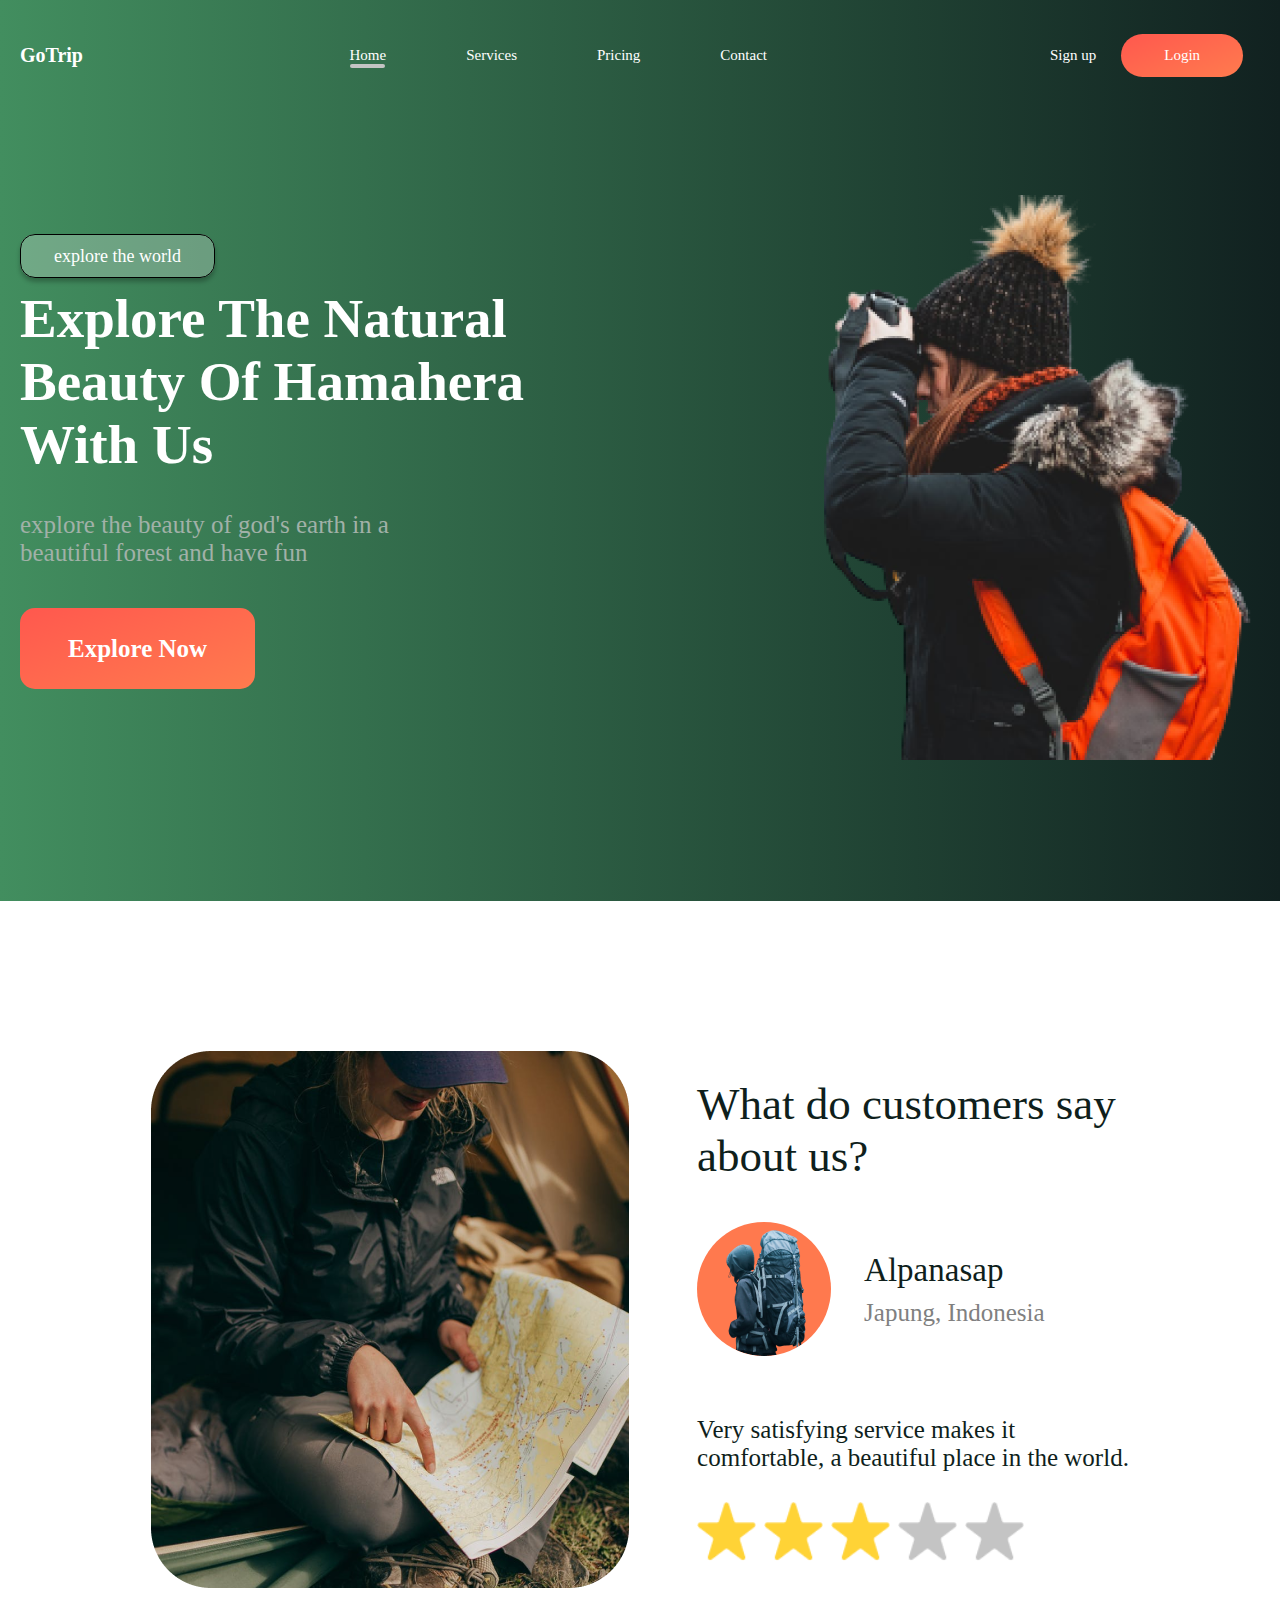
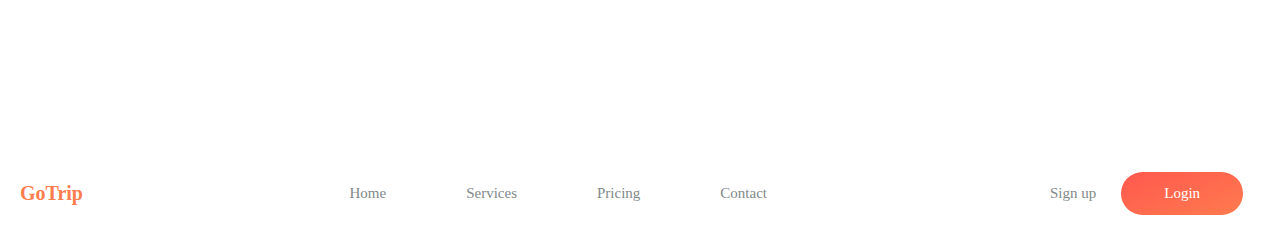
<file: Lab1/index.html>
<!DOCTYPE html>
<html lang="en">
	<head>
		<meta charset="UTF-8">
		<meta name="viewport" content="width=device-width, initial-scale=1.0">
		<link rel="stylesheet" href="styles/styles.css">  
		<title>GoTrip</title>
	</head>
	<body class="body">
		<header class="header">
			<nav class="menu header__menu">
				<div class="menu__left">
					<a href="index.html" class="menu__logo">GoTrip</a>
				</div>

				<div class="menu__center">
					<a href="#" class="menu__link menu__link_type_active">Home</a>
					<a href="#" class="menu__link">Services</a>
					<a href="#" class="menu__link">Pricing</a>
					<a href="#" class="menu__link">Contact</a>
				</div>

				<div class="menu__right">
					<a href="#" class="menu__link">Sign up</a>
					<a href="#" class="link-button link-button_type_primary link-button_border_radius_round">
						Login
					</a>
				</div>
			</nav>
		</header>


		<main class="main">
			<div class="hero-wrapper">
				<section class="hero main__hero">
					<div>
						<a href="#" class="link-button link-button_type_secondary link-button_size_medium link-button_border_radius_rounded">
							explore the world
						</a>
						<h1 class="hero__title hero__title_margin-top">
							Explore The Natural <br>
							Beauty Of Hamahera <br>
							With Us
						</h1>
						<p class="hero__text hero__text_margin">
							explore the beauty of god's earth in a <br>
							beautiful forest and have fun
						</p>    
						<a href="#" class="link-button link-button_type_primary link-button_size_big link-button_border_radius_rounded">
							Explore Now
						</a>
					</div>
					<div class="hero__image">
						<img src="images/photo1.png" alt="photo">
					</div>
				</section>
			</div>

			<section class="feedback main__feedback">
				<div class="feedback__image">
					<img src="images/photo2.png" alt="photo">
				</div>

				<div class="feedback__right">
					<h2 class="feedback__title">
						What do customers say <br>
						about us?
					</h2>

					<div class="review review_margin">
						<div class="review__header">
							<img class="review__image" src="images/photo3.png" alt="photo">
							
							<div class="review__userinfo">
								<div class="review__username">Alpanasap</div>
								<div class="review__place">Japung, Indonesia</div>
							</div>
						</div>

						<div class="review__message">
							Very satisfying service makes it <br>
							comfortable, a beautiful place in the world.
						</div>

						<div class="review__rating">
							<img src="images/star-yellow.png" alt="3 stars">
							<img src="images/star-yellow.png" alt="">
							<img src="images/star-yellow.png" alt="">
							<img src="images/star-grey.png" alt="">
							<img src="images/star-grey.png" alt="">
						</div>
					</div>
				</div>
			</section>
		</main>

		<footer class="footer body__footer">
			<nav class="menu footer__menu">
				<div class="menu__left">
					<a href="index.html" class="menu__logo menu__logo_color_orange">GoTrip</a>
				</div>

				<div class="menu__center">
					<a href="#" class="menu__link menu__link_color_grey">Home</a>
					<a href="#" class="menu__link menu__link_color_grey">Services</a>
					<a href="#" class="menu__link menu__link_color_grey">Pricing</a>
					<a href="#" class="menu__link menu__link_color_grey">Contact</a>
				</div>

				<div class="menu__right">
					<a href="#" class="menu__link menu__link_color_grey">Sign up</a>
					<a href="#" class="link-button link-button_type_primary link-button_border_radius_round">
						Login
					</a>
				</div>
			</nav>
		</footer>
	</body>
</html>
</file>
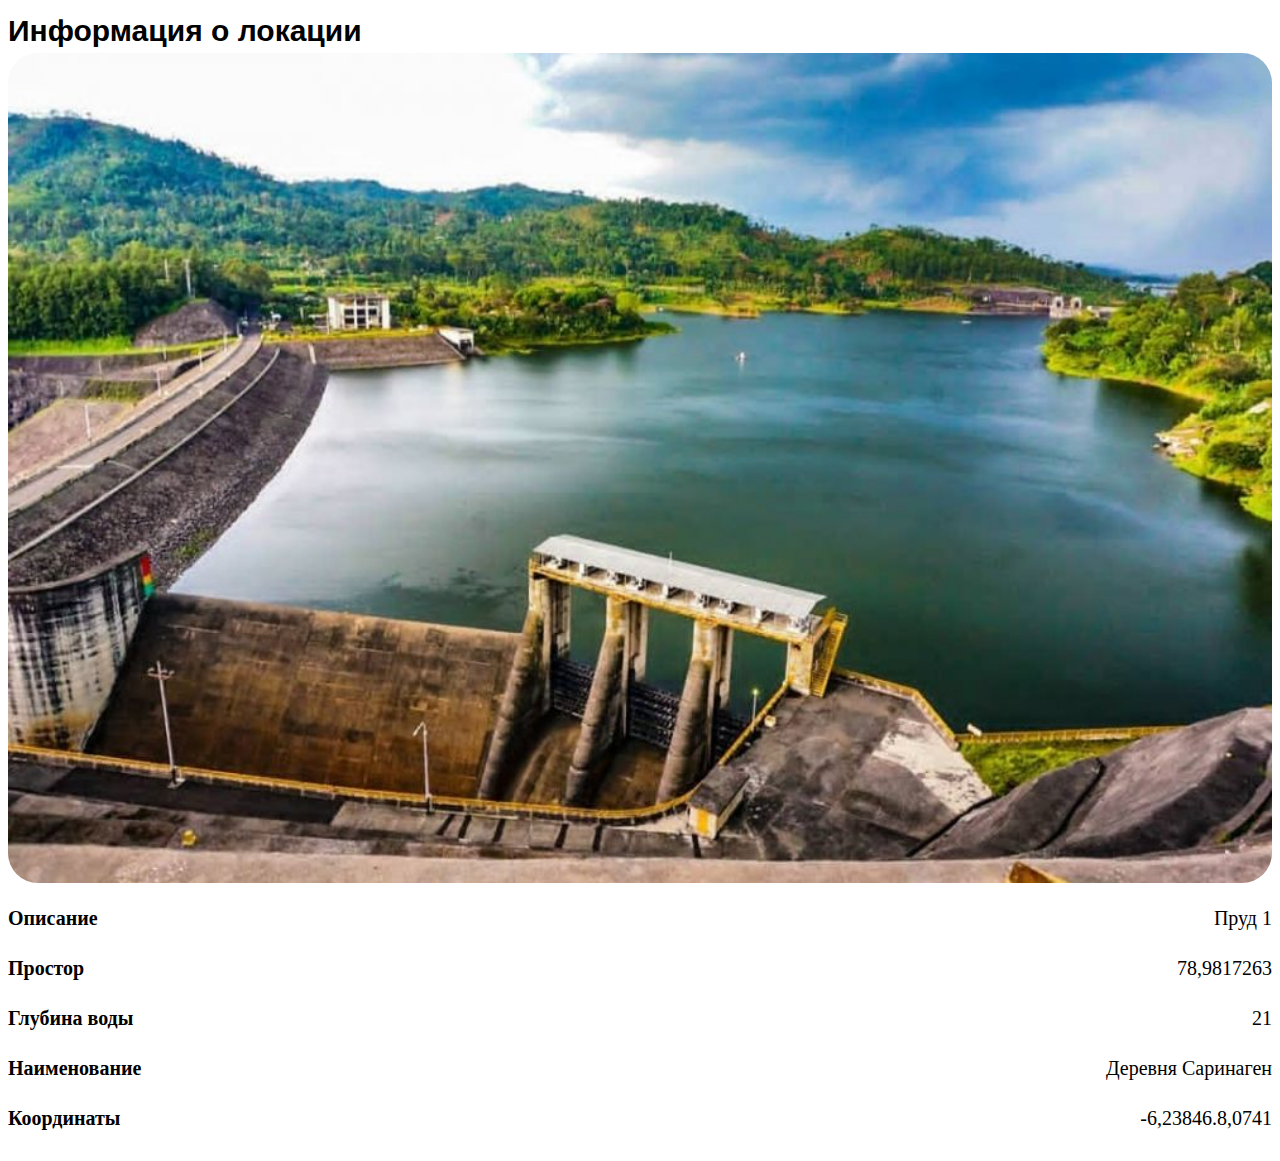
<file: Lab4/index.html>
<!DOCTYPE html>
<html lang="ru">
<html>
    <head>
		<meta charset="utf-8">
		<meta name="viewport" content="width=device-width, initial-scale=1.0">
		<link rel="stylesheet" href="styles/styles.css">
    </head>
    <body>
		<div class="header"><b>Информация о локации</b></div>
		<img class="image" src="images/image.png" style="display:block; margin:0 auto;">
		<div class="main-information">
			<div class="thesis">
				<p>Описание</p>
				<p>Простор</p>
				<p>Глубина воды</p>
				<p>Наименование</p>
				<p>Координаты</p>
			</div>
			<div class="information">
				<p>Пруд 1</p>
				<p>78,9817263</p>
				<p>21</p>
				<p>Деревня Саринаген</p>
				<p>-6,23846.8,0741</p>
			</div>
		</div>
    </body>
</html>
</file>
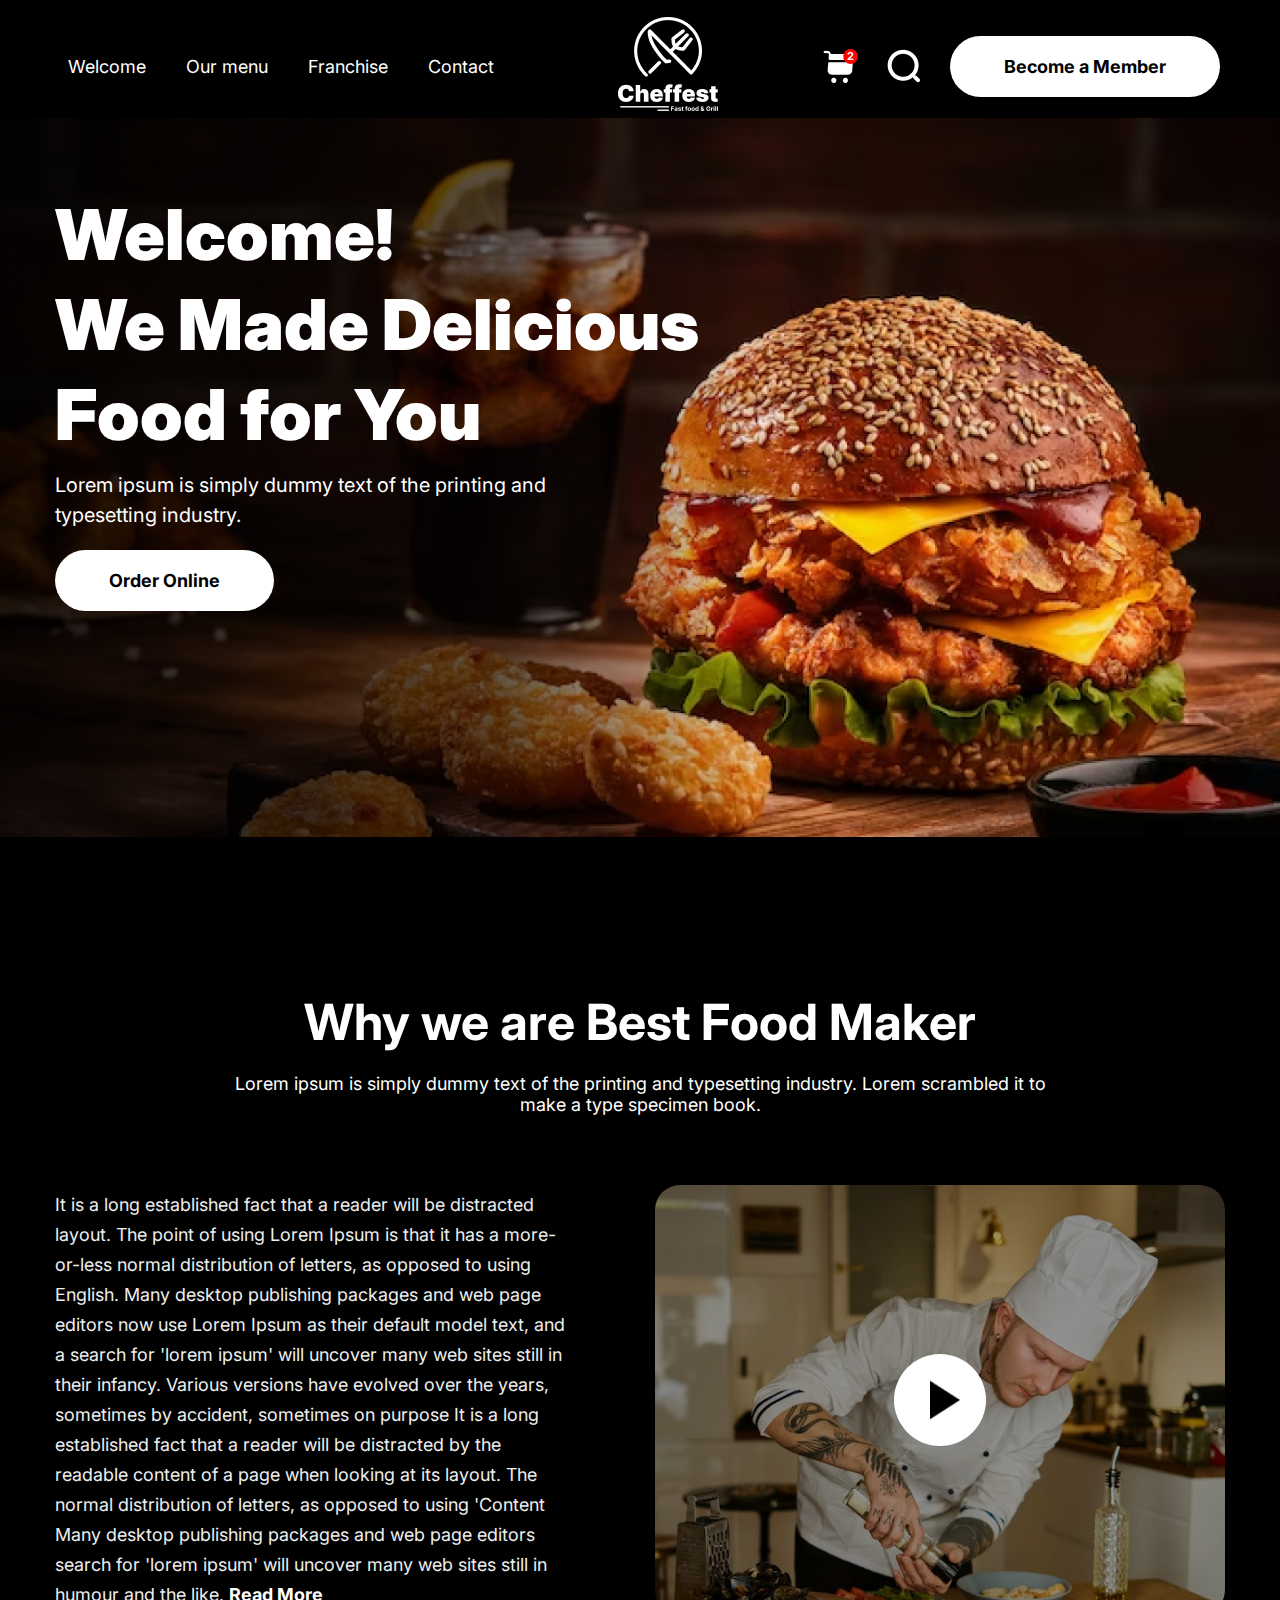
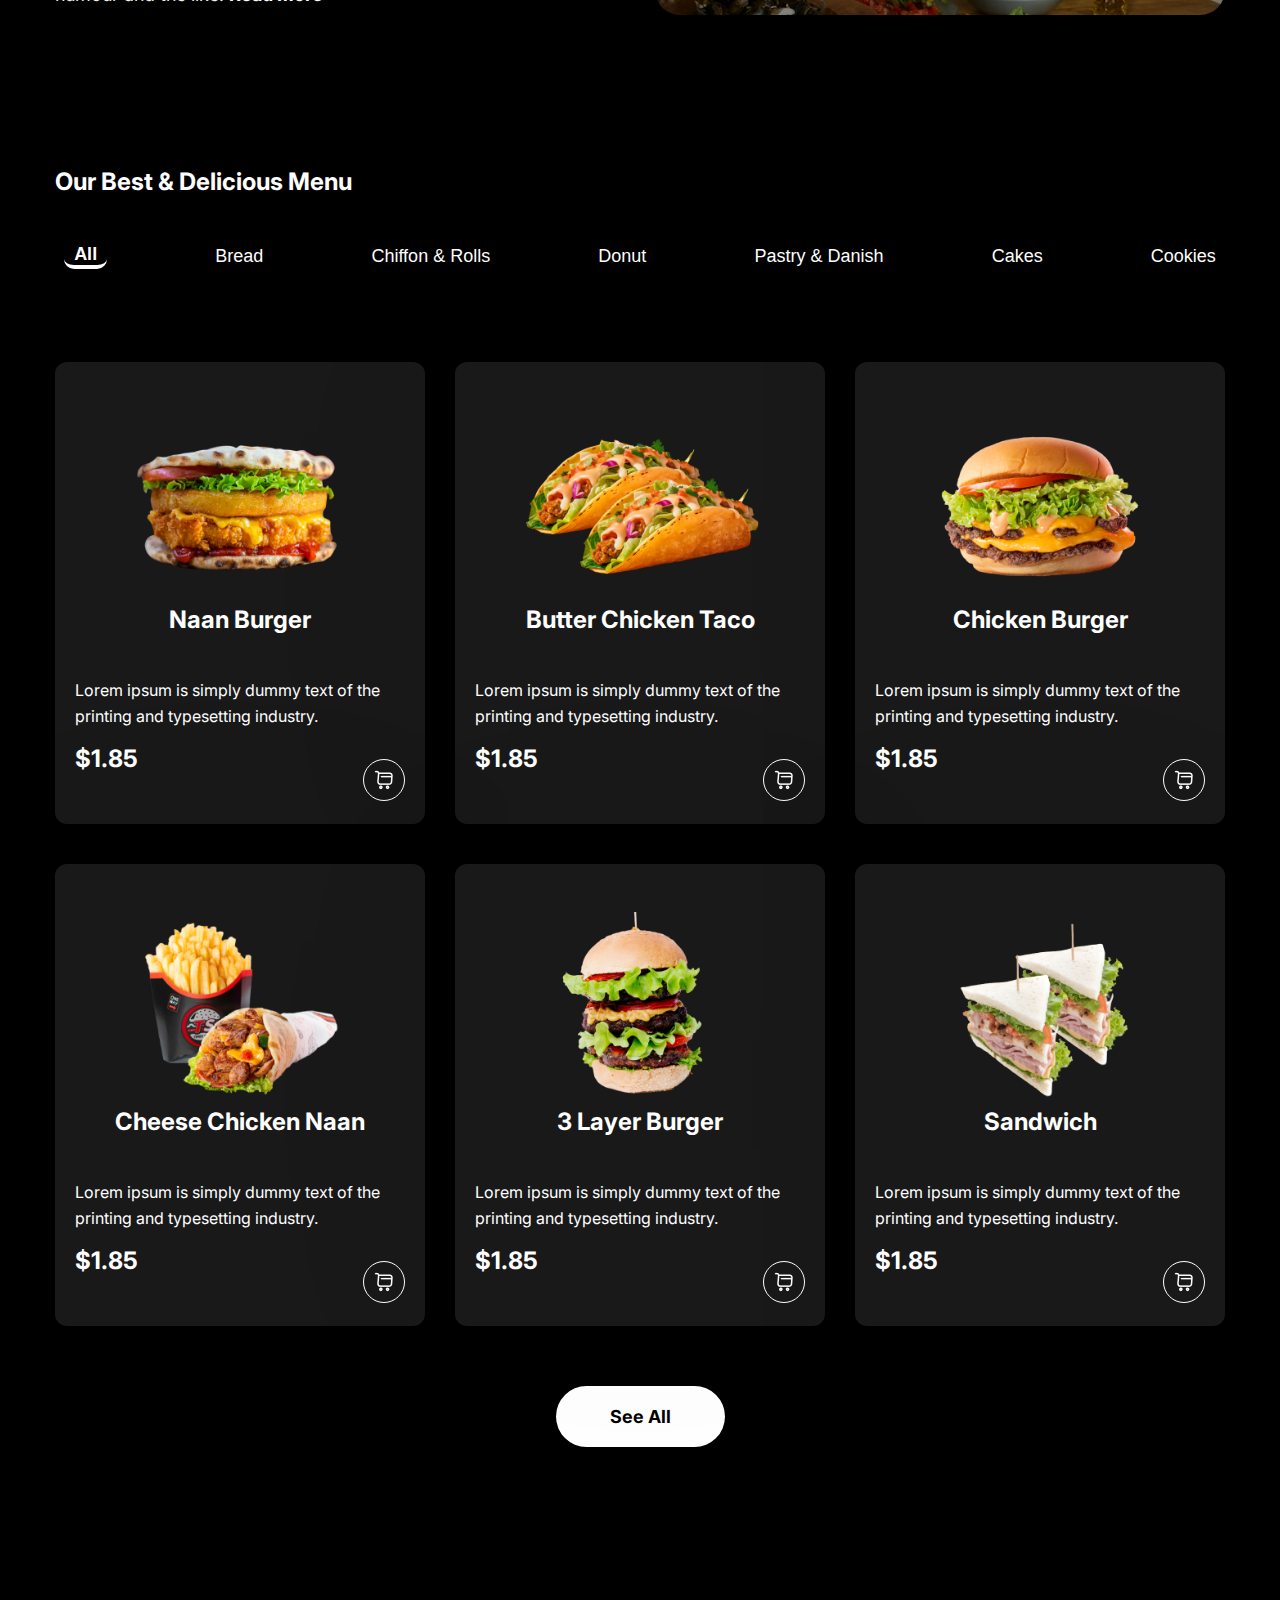
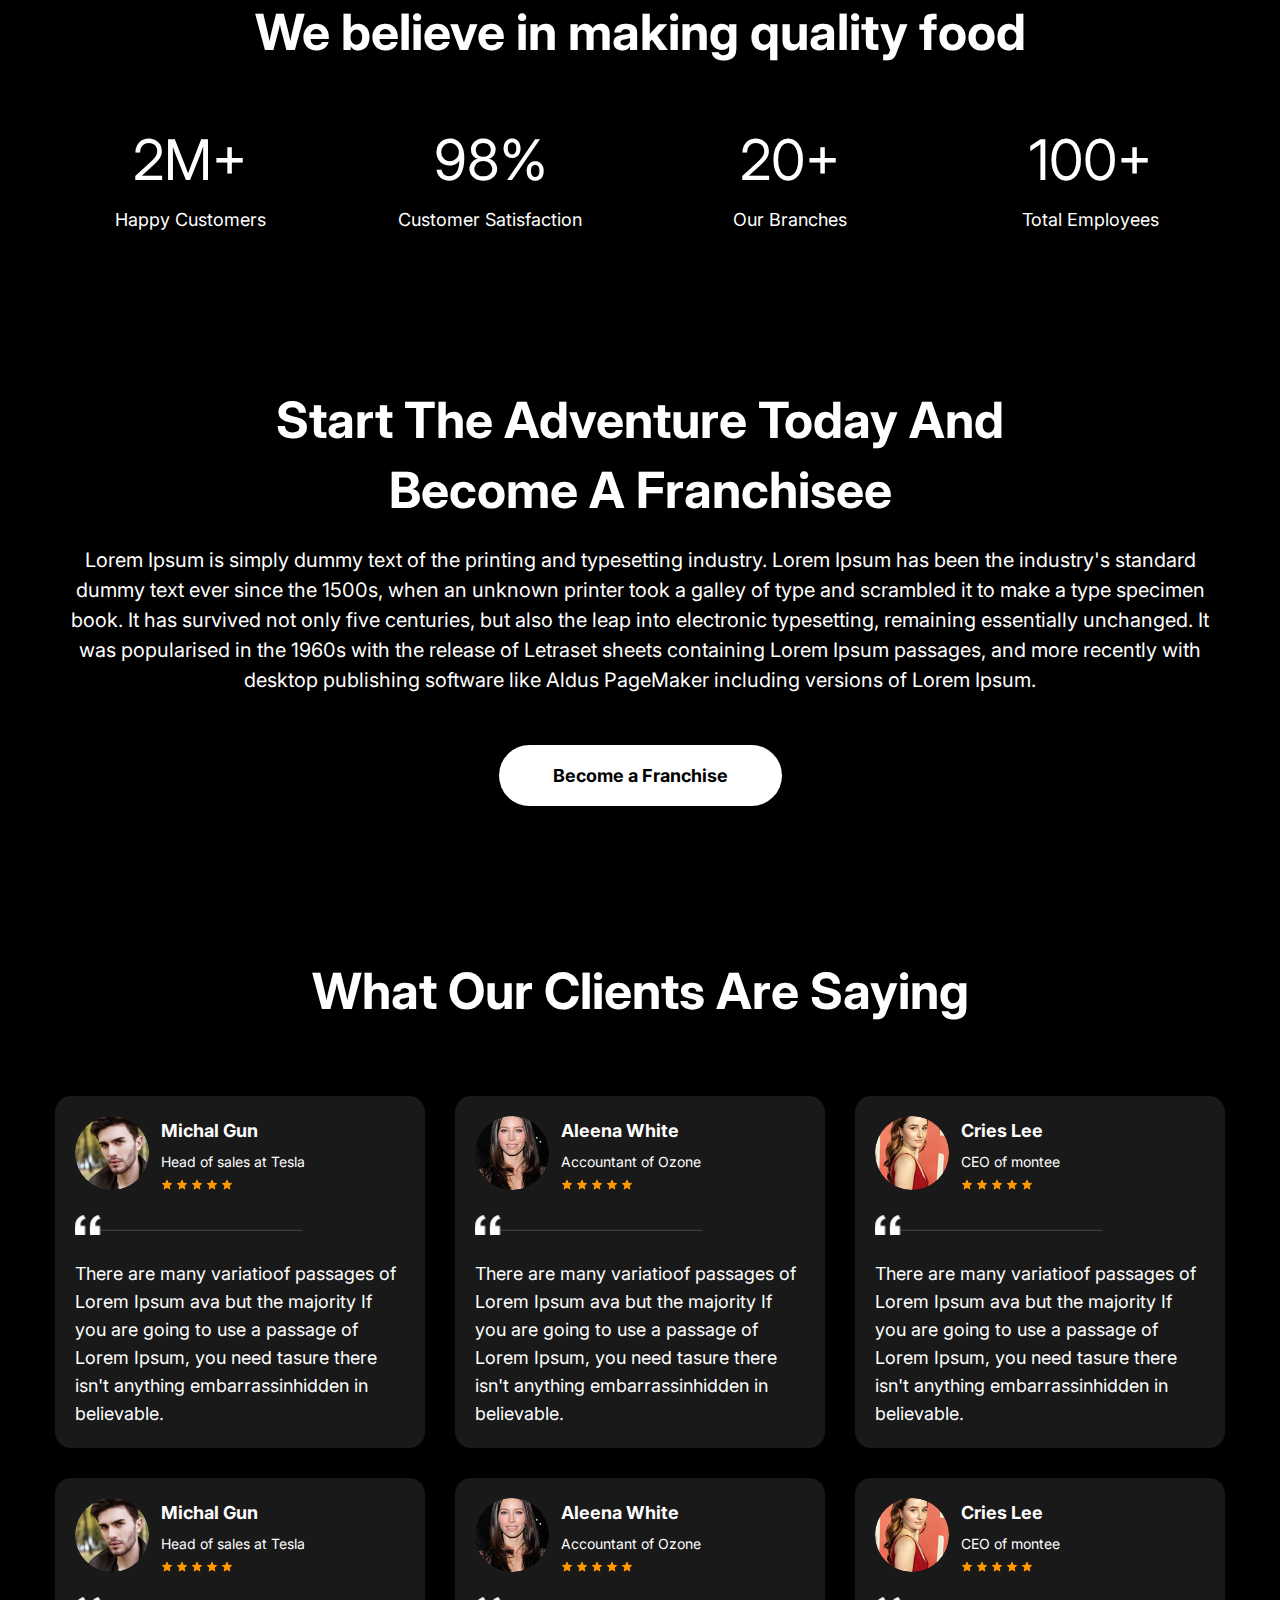
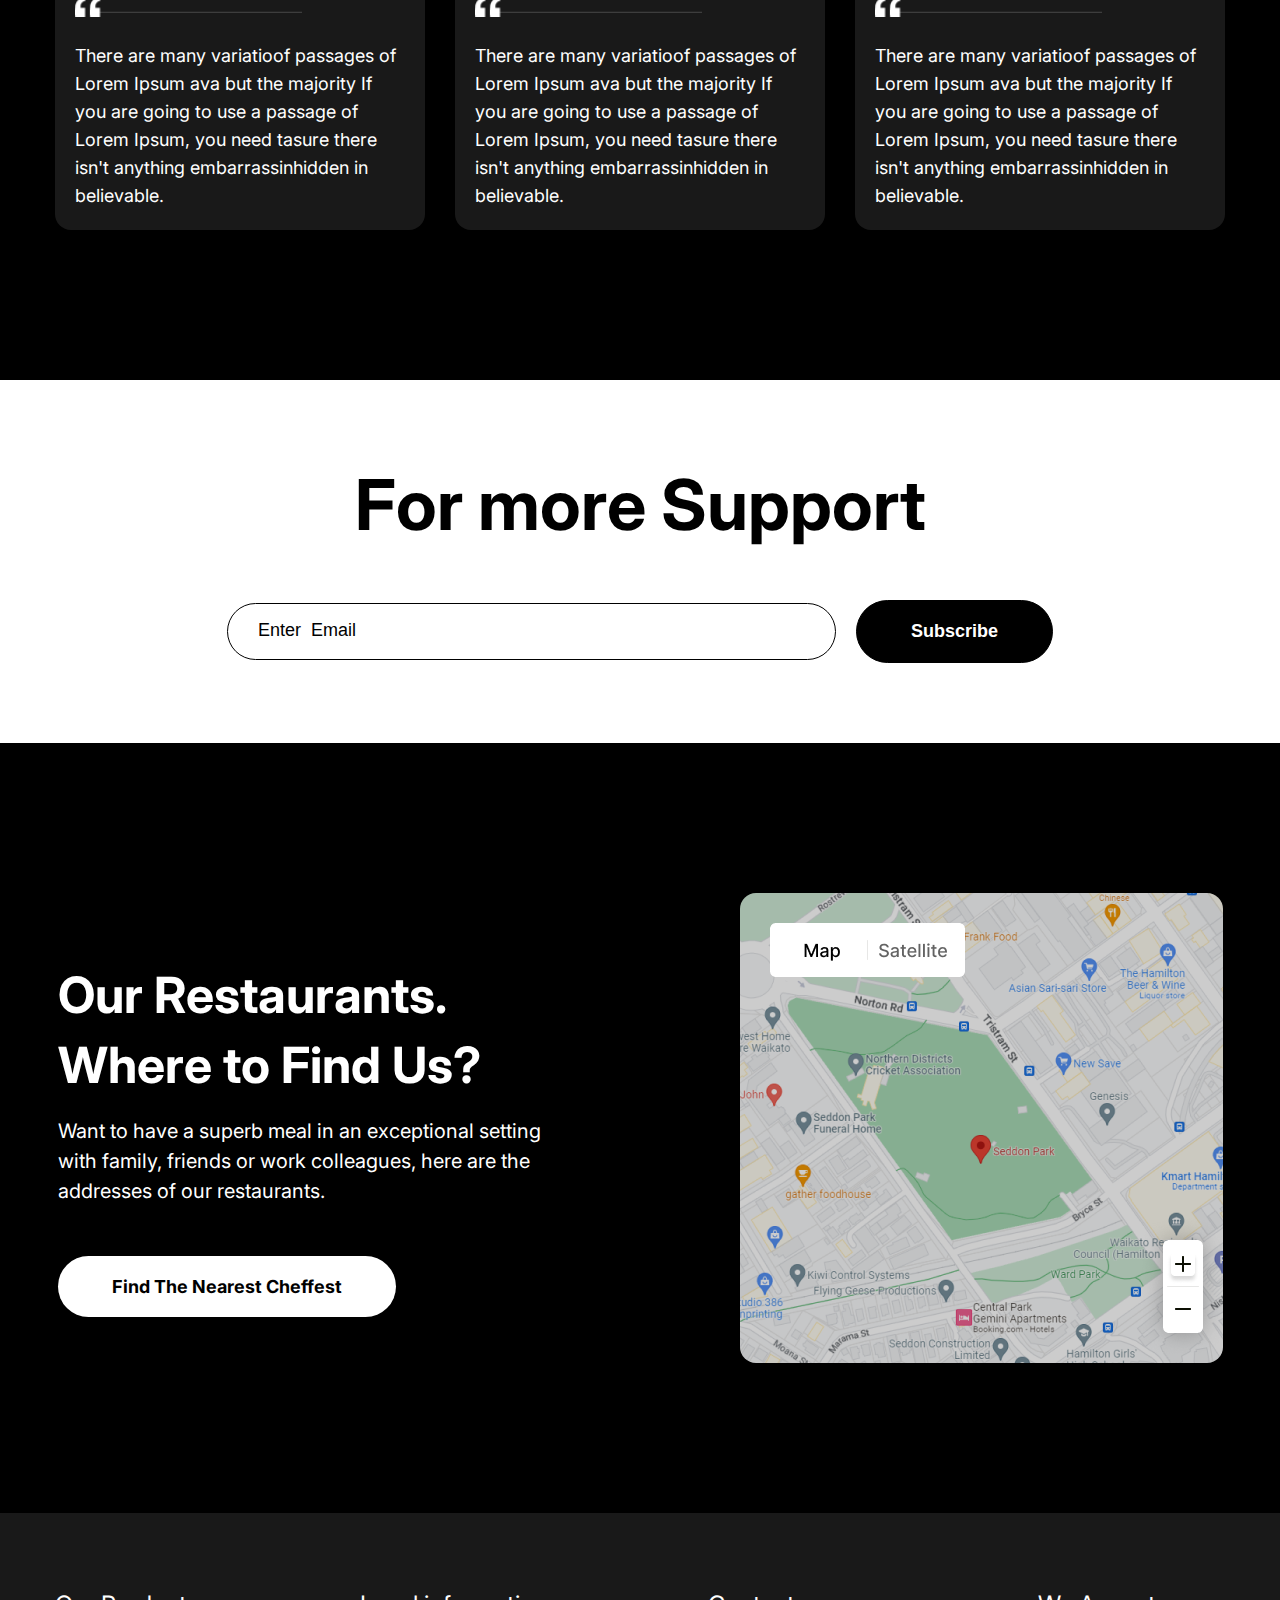
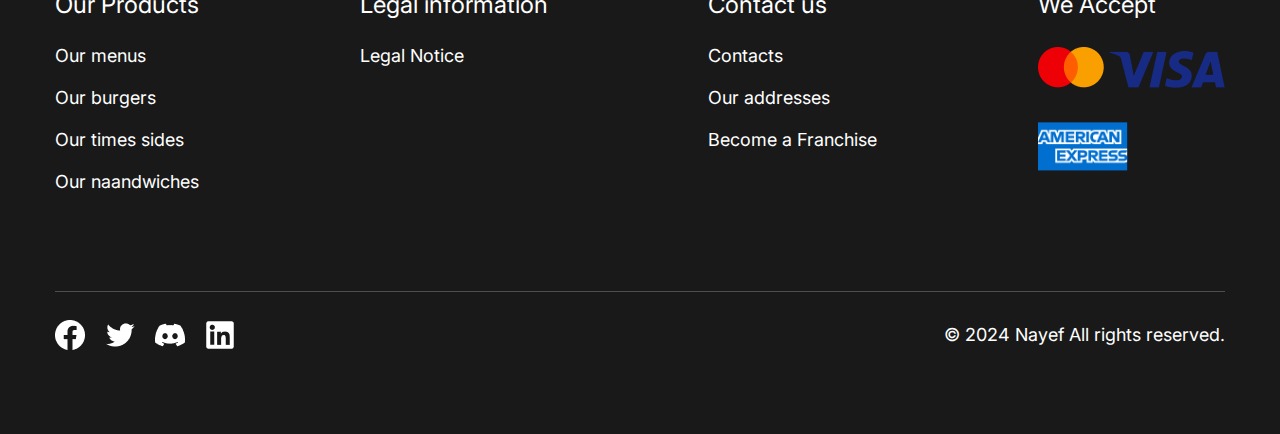
<file: Lab6/index.html>
<!DOCTYPE html>
<html lang="en">
	<head>
		<meta charset="UTF-8">
		<meta name="viewport" content="width=device-width, initial-scale=1.0">
		<link rel="stylesheet" href="styles/styles.css">
		<title>Cheffest</title>
	</head>

	<body class="body">
		<header class="header body__header">
			<!-- Меню шапки Desktop -->
			<nav class="menu header__menu">
				<!-- Левая часть -->
				<div class="menu__menu-left">
					<a href="#" class="menu__link-text">Welcome</a>
					<a href="#" class="menu__link-text">Our menu</a>
					<a href="#" class="menu__link-text">Franchise</a>
					<a href="#" class="menu__link-text">Contact</a>
				</div>
				
				<!-- Средняя часть -->
				<div class="menu__menu-center">
					<a href="index.html" class="menu__logo">
						<img src="images/logo.png" alt="logo">
					</a>
				</div>

				<!-- Правая часть -->
				<div class="menu__menu-right">
					<a href="#" class="menu__link-icon">
						<img src="images/cart-icon.png" alt="cart">
					</a>

					<a href="#" class="menu__link-icon">
						<img src="images/search-icon.png" alt="search">
					</a>
					
					<a href="#" class="link-button">
						Become a Member
					</a>
				</div>
			</nav>

			<!-- Меню шапки Mobile -->
			<nav class="menu-mobile header__menu-mobile">
				<img class="menu-mobile__burger-button" src="images/burger-icon.png" alt="toggle menu">
				
				<a href="index.html" class="menu-mobile__logo">
					<img src="images/logo-mobile.png" alt="cheffest">
				</a>

				<a href="#" class="menu-mobile__link-icon">
					<img src="images/cart-icon.png" alt="cart">
				</a>
			</nav>
		</header>

		<!-- Контент -->
		<main class="main">

			<!-- Фон секции -->
			<div class="main__hero-wrapper">
				<!-- Вступительная секция -->
				<section class="hero main__hero">
					<h1 class="hero__title title title_size_huge title_weight_extra">
						Welcome! <br>
						We Made Delicious <br>
						Food for You
					</h1>
					
					<div class="hero__text">
						Lorem ipsum is simply dummy text of the printing and <br>
						typesetting industry.
					</div>
					
					<a href="#" class="link-button">
						Order Online
					</a>
				</section>
			</div>

			<!-- Секция с информацией о ресторане -->
			<section class="about main__about">
				<h2 class="about__title title">
					Why we are Best Food Maker
				</h2>

				<p class="about__subtitle">
					Lorem ipsum is simply dummy text of the printing and typesetting industry.
					Lorem scrambled it to make a type specimen book.
				</p>
			
				<!-- Две колонки -->
				<div class="about__columns">
					<!-- Колонка с текстом -->
					<div class="about__column-info">
						<p class="about__text">
							It is a long established fact that a reader will be distracted layout. The point of using Lorem Ipsum is that it has a more-or-less normal distribution of letters, as opposed to using English. Many desktop publishing packages and web page editors now use Lorem Ipsum as their default model text, and a search for 'lorem ipsum' will uncover many web sites still in their infancy. Various versions have evolved over the years, sometimes by accident, sometimes on purpose It is a long established fact that a reader will be distracted by the readable content of a page when looking at its layout. The normal distribution of letters, as opposed to using 'Content  Many desktop publishing packages and web page editors search for 'lorem ipsum' will uncover many web sites still in  humour and the like. 
							<a class="about__column-link" href="#">Read More</a>
						</p>
					</div>

					<!-- Колонка с видео -->
					<div class="about__column-video">
						<button class="about__play-button">
							<img src="images/play-icon.png" alt="play video">
						</button>
					</div>
				</div>
			</section>

			<!-- Секция карточки еды -->
			<section class="food main__food">
				<h2 class="food__title title title_mobile-align_center">
					Our Best & Delicious Menu
				</h2>

				<div class="food__categories">
					<button class="food__category food__category_active">All</button>
					<button class="food__category">Bread</button>
					<button class="food__category">Chiffon & Rolls</button>
					<button class="food__category">Donut</button>
					<button class="food__category">Pastry & Danish</button>
					<button class="food__category">Cakes</button>
					<button class="food__category">Cookies</button>
				</div>

				<div class="food__cards">
					<div class="food__card">
						<img class="food__image" src="images/food1.png">
						<h3 class="food__title">Naan Burger</h3>
						<p class="food__text">
							Lorem ipsum is simply dummy text of the printing and typesetting industry.
						</p>
						<div class="food__price">$1.85</div>
						<div class="food__cart-button">
							<img src="images/food-cart.png" alt="Add to cart">
						</div>
					</div>

					<div class="food__card">
						<img class="food__image" src="images/food2.png">
						<h3 class="food__title">Butter Chicken Taco</h3>
						<p class="food__text">
							Lorem ipsum is simply dummy text of the printing and typesetting industry.
						</p>
						<div class="food__price">$1.85</div>
						<div class="food__cart-button">
							<img src="images/food-cart.png" alt="Add to cart">
						</div>
					</div>

					<div class="food__card">
						<img class="food__image" src="images/food3.png">
						<h3 class="food__title">Chicken Burger</h3>
						<p class="food__text">
							Lorem ipsum is simply dummy text of the printing and typesetting industry.
						</p>
						<div class="food__price">$1.85</div>
						<div class="food__cart-button">
							<img src="images/food-cart.png" alt="Add to cart">
						</div>
					</div>

					<div class="food__card">
						<img class="food__image" src="images/food4.png">
						<h3 class="food__title">Cheese Chicken Naan</h3>
						<p class="food__text">
							Lorem ipsum is simply dummy text of the printing and typesetting industry.
						</p>
						<div class="food__price">$1.85</div>
						<div class="food__cart-button">
							<img src="images/food-cart.png" alt="Add to cart">
						</div>
					</div>

					<div class="food__card">
						<img class="food__image" src="images/food5.png">
						<h3 class="food__title">3 Layer Burger</h3>
						<p class="food__text">
							Lorem ipsum is simply dummy text of the printing and typesetting industry.
						</p>
						<div class="food__price">$1.85</div>
						<div class="food__cart-button">
							<img src="images/food-cart.png" alt="Add to cart">
						</div>
					</div>

					<div class="food__card">
						<img class="food__image" src="images/food6.png">
						<h3 class="food__title">Sandwich</h3>
						<p class="food__text">
							Lorem ipsum is simply dummy text of the printing and typesetting industry.
						</p>
						<div class="food__price">$1.85</div>
						<div class="food__cart-button">
							<img src="images/food-cart.png" alt="Add to cart">
						</div>
					</div>
				</div>

				<div class="food__button-container">
					<a class="food__button link-button">See All</a>
				</div>
			</section>
			
			<section class="stats main__stats">
				<h2 class="stats__title title">We believe in making quality food</h2>
			
				<div class="stats__numbers">
					<div class="stats__number">
						<div class="stats__number-title title title_size_medium ">
							2M+
						</div>

						<div class="stats__text">
							Happy Customers
						</div>
					</div>

					<div class="stats__number">
						<div class="stats__number-title title title_size_medium">
							98%
						</div>

						<div class="stats__text">
							Customer Satisfaction
						</div>
					</div>

					<div class="stats__number">
						<div class="stats__number-title title title_size_medium ">
							20+
						</div>

						<div class="stats__text">
							Our Branches
						</div>
					</div>

					<div class="stats__number">
						<div class="stats__number-title title title_size_medium">
							100+
						</div>

						<div class="stats__text">
							Total Employees
						</div>
					</div>
				</div>
			</section>

			<!-- Секция франшиза -->
			<section class="franchise main__franchise">
				<h2 class="franchise__title title">
					Start The Adventure Today And Become A Franchisee
				</h2>

				<div class="franchise__text">
					Lorem Ipsum is simply dummy text of the printing and typesetting industry. Lorem Ipsum has been the industry's standard dummy text ever since the 1500s, when an unknown printer took a galley of type and scrambled it to make a type specimen book. It has survived not only five centuries, but also the leap into electronic typesetting, remaining essentially unchanged. It was popularised in the 1960s with the release of Letraset sheets containing Lorem Ipsum passages, and more recently with desktop publishing software like Aldus PageMaker including versions of Lorem Ipsum.
				</div>

				<div class="franchise__button-container">
					<a class="franchise__button link-button">Become a Franchise</a>
				</div>
			</section>

			<!-- Секция отзывов -->
			<section class="reviews main__reviews">
				<h2 class="reviews__title title">
					What Our Clients Are Saying
				</h2>

				<div class="reviews__cards">
					<div class="reviews__review">
						<div class="reviews__review-header">
							<img class="reviews__profile" src="images/review1.png">

							<div class="reviews__info">
								<div class="reviews__name">Michal Gun</div>
								<div class="reviews__job">Head of sales at Tesla</div>
								<div class="reviews__stars">
									<img src="images/star.png">
									<img src="images/star.png">
									<img src="images/star.png">
									<img src="images/star.png">
									<img src="images/star.png">
								</div>
							</div>
						</div>

						<img class="reviews__divider" src="images/divider.png">
						
						<div class="reviews__text">
							There are many variatioof passages of Lorem Ipsum ava but the majority If you are going to use a passage of Lorem Ipsum, you need tasure there isn't anything embarrassinhidden in believable.
						</div>
					</div>

					<div class="reviews__review">
						<div class="reviews__review-header">
							<img class="reviews__profile" src="images/review2.png">

							<div class="reviews__info">
								<div class="reviews__name">Aleena White</div>
								<div class="reviews__job">Accountant of Ozone</div>
								<div class="reviews__stars">
									<img src="images/star.png">
									<img src="images/star.png">
									<img src="images/star.png">
									<img src="images/star.png">
									<img src="images/star.png">
								</div>
							</div>
						</div>

						<img class="reviews__divider" src="images/divider.png">
						
						<div class="reviews__text">
							There are many variatioof passages of Lorem Ipsum ava but the majority If you are going to use a passage of Lorem Ipsum, you need tasure there isn't anything embarrassinhidden in believable.
						</div>
					</div>

					<div class="reviews__review">
						<div class="reviews__review-header">
							<img class="reviews__profile" src="images/review3.png">

							<div class="reviews__info">
								<div class="reviews__name">Cries Lee</div>
								<div class="reviews__job">CEO of montee</div>
								<div class="reviews__stars">
									<img src="images/star.png">
									<img src="images/star.png">
									<img src="images/star.png">
									<img src="images/star.png">
									<img src="images/star.png">
								</div>
							</div>
						</div>

						<img class="reviews__divider" src="images/divider.png">
						
						<div class="reviews__text">
							There are many variatioof passages of Lorem Ipsum ava but the majority If you are going to use a passage of Lorem Ipsum, you need tasure there isn't anything embarrassinhidden in believable.
						</div>
					</div>


					<div class="reviews__review">
						<div class="reviews__review-header">
							<img class="reviews__profile" src="images/review1.png">

							<div class="reviews__info">
								<div class="reviews__name">Michal Gun</div>
								<div class="reviews__job">Head of sales at Tesla</div>
								<div class="reviews__stars">
									<img src="images/star.png">
									<img src="images/star.png">
									<img src="images/star.png">
									<img src="images/star.png">
									<img src="images/star.png">
								</div>
							</div>
						</div>

						<img class="reviews__divider" src="images/divider.png">
						
						<div class="reviews__text">
							There are many variatioof passages of Lorem Ipsum ava but the majority If you are going to use a passage of Lorem Ipsum, you need tasure there isn't anything embarrassinhidden in believable.
						</div>
					</div>

					<div class="reviews__review">
						<div class="reviews__review-header">
							<img class="reviews__profile" src="images/review2.png">

							<div class="reviews__info">
								<div class="reviews__name">Aleena White</div>
								<div class="reviews__job">Accountant of Ozone</div>
								<div class="reviews__stars">
									<img src="images/star.png">
									<img src="images/star.png">
									<img src="images/star.png">
									<img src="images/star.png">
									<img src="images/star.png">
								</div>
							</div>
						</div>

						<img class="reviews__divider" src="images/divider.png">
						
						<div class="reviews__text">
							There are many variatioof passages of Lorem Ipsum ava but the majority If you are going to use a passage of Lorem Ipsum, you need tasure there isn't anything embarrassinhidden in believable.
						</div>
					</div>

					<div class="reviews__review">
						<div class="reviews__review-header">
							<img class="reviews__profile" src="images/review3.png">

							<div class="reviews__info">
								<div class="reviews__name">Cries Lee</div>
								<div class="reviews__job">CEO of montee</div>
								<div class="reviews__stars">
									<img src="images/star.png">
									<img src="images/star.png">
									<img src="images/star.png">
									<img src="images/star.png">
									<img src="images/star.png">
								</div>
							</div>
						</div>

						<img class="reviews__divider" src="images/divider.png">
						
						<div class="reviews__text">
							There are many variatioof passages of Lorem Ipsum ava but the majority If you are going to use a passage of Lorem Ipsum, you need tasure there isn't anything embarrassinhidden in believable.
						</div>
					</div>
				</div>
			</section>

			<!-- Секция поддержка -->
			<div class="main__support-wrapper">
				<section class="support main__support">
					<h2 class="support__title title title_size_huge title_color_black">
						For more Support
					</h2>

					<form class="support__form" action="">
						<input class="support__email" type="email" placeholder="Enter  Email">
						<button class="support__button link-button link-button_type_dark" type="submit">Subscribe</button>
					</form>
				</section>
			</div>


			<!-- Секция карта -->
			<section class="map main__map">
				<div class="map__info">
					<h2 class="map__title title"> 
						Our Restaurants. Where to Find Us?
					</h2>

					<div class="map__text">
						Want to have a superb meal in an exceptional setting with family, friends or work colleagues, here are the addresses of our restaurants.
					</div>

					<a class="map__button link-button">Find The Nearest Cheffest</a>
				</div>

				<img class="map__img" src="images/map.png">
			</section>
		</main>


		<!-- Подвал -->
		<footer class="footer body__footer">
			<!-- Колонки подвала -->
			<div class="footer__columns">
				<div class="footer__column">
					<div class="footer__title">Our Products</div>

					<a class="footer__text-link" href="#">Our menus</a>
					<a class="footer__text-link" href="#">Our burgers</a>
					<a class="footer__text-link" href="#">Our times sides</a>
					<a class="footer__text-link" href="#">Our naandwiches</a>
				</div>

				<div class="footer__column">
					<div class="footer__title">Legal information</div>

					<a class="footer__text-link" href="#">Legal Notice</a>
				</div>

				<div class="footer__column">
					<div class="footer__title">Contact us</div>

					<a class="footer__text-link" href="#">Contacts</a>
					<a class="footer__text-link" href="#">Our addresses</a>
					<a class="footer__text-link" href="#">Become a Franchise</a>
				</div>

				<div class="footer__column">
					<div class="footer__title">We Accept</div>
					<div class="footer__pay">
						<div class="footer__pay-row">
							<img src="images/Mastercard.png" alt="mastercard">
							<img src="images/Visa.png" alt="visa">
						</div>
						<img src="images/AE.png" width="90" alt="american express">
					</div>
				</div>
			</div>

			<!-- Нижняя часть подвала -->
			<div class="footer__bottom">
				<div class="footer__icons">
					<a class="footer__icon" href="#">
						<img src="images/facebook.png" alt="facebook">
					</a>

					<a class="footer__icon" href="#">
						<img src="images/twitter.png" alt="twitter">
					</a>

					<a class="footer__icon" href="#">
						<img src="images/discord.png" alt="discord">
					</a>

					<a class="footer__icon" href="#">
						<img src="images/linkedIn.png" alt="linkedIn">
					</a>
				</div>

				<div class="footer__copy">
					&copy; 2024 Nayef All rights reserved.
				</div>
			</div>
		</div>
	</body>
</html>
</file>
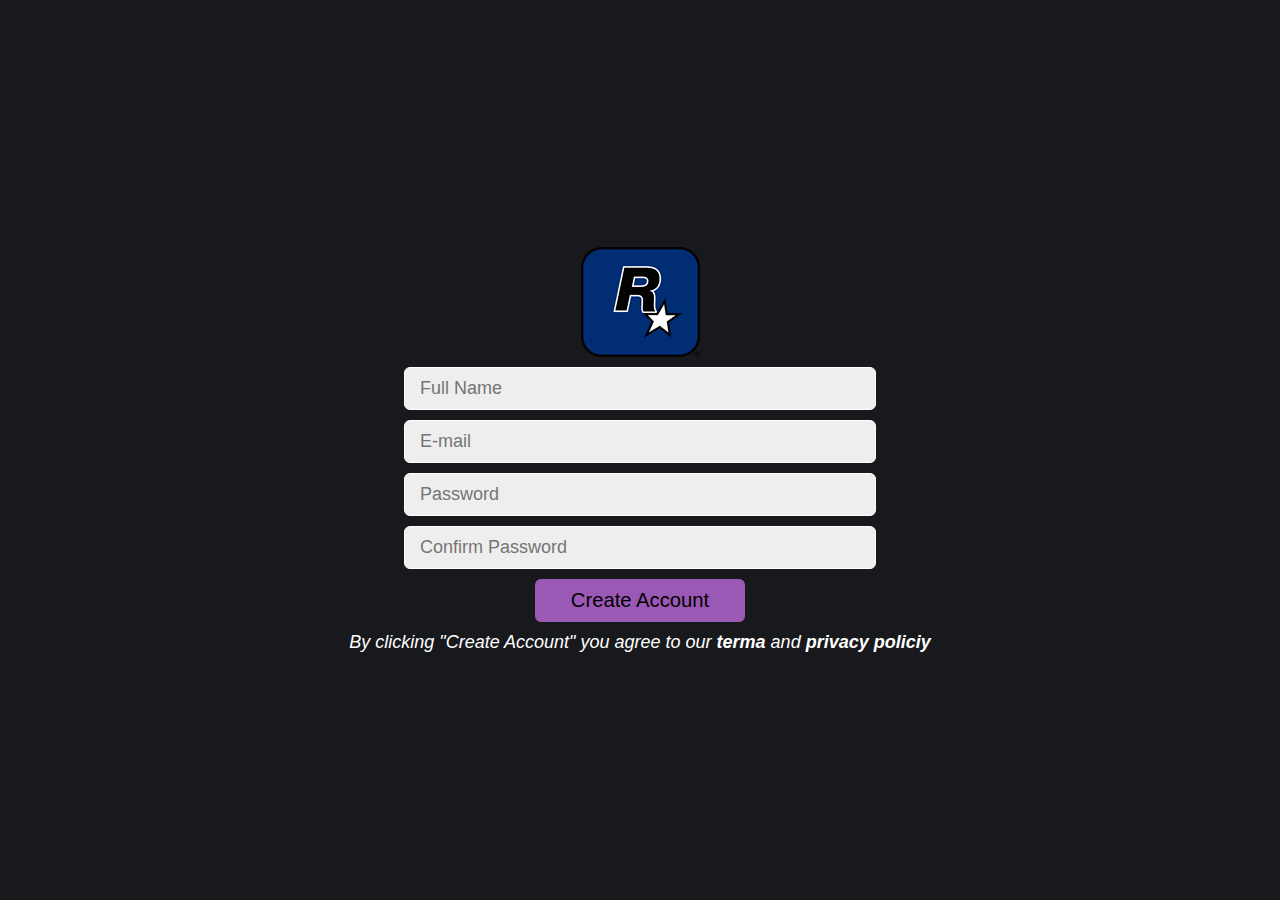
<file: Lab7/index.html>
<!DOCTYPE html>
<html lang="ru">
<html>
    <head>
		<meta charset="utf-8">
        <meta content="width=device-width, initial-scale=1.0" name="viewport">
		
		<link rel="stylesheet" href="styles/styles.css">
    </head>
    <body>
		<form action="http://localhost:3000/submit" method = "POST">
			<img src="images/logo.png" style="display:block; margin:0 auto;">
			<label class="input-label">
				<input class="input" type="text" placeholder="Full Name" size="40" name="one-line"/>
			</label>
			<label class="input-label">
				<input class="input" type="text" placeholder="E-mail" size="40" name="email"/>
			</label>
			<label class="input-label">
				<input class="input" type="password" placeholder="Password" size="40" name="one-line-password"/>
			</label>
			<label class="input-label">
				<input class="input" type="password" placeholder="Confirm Password" size="40" name="one-line-password"/>
			</label>
			<div class="buttons">
				<input type="submit" value="Create Account" class="button button-blue">
			</div>
			<span class="agree-pls"><i>By clicking "Create Account" you agree to our <b>terma</b> and <b>privacy policiy</b></i></span>
		</form>
    </body>
</html>
</file>
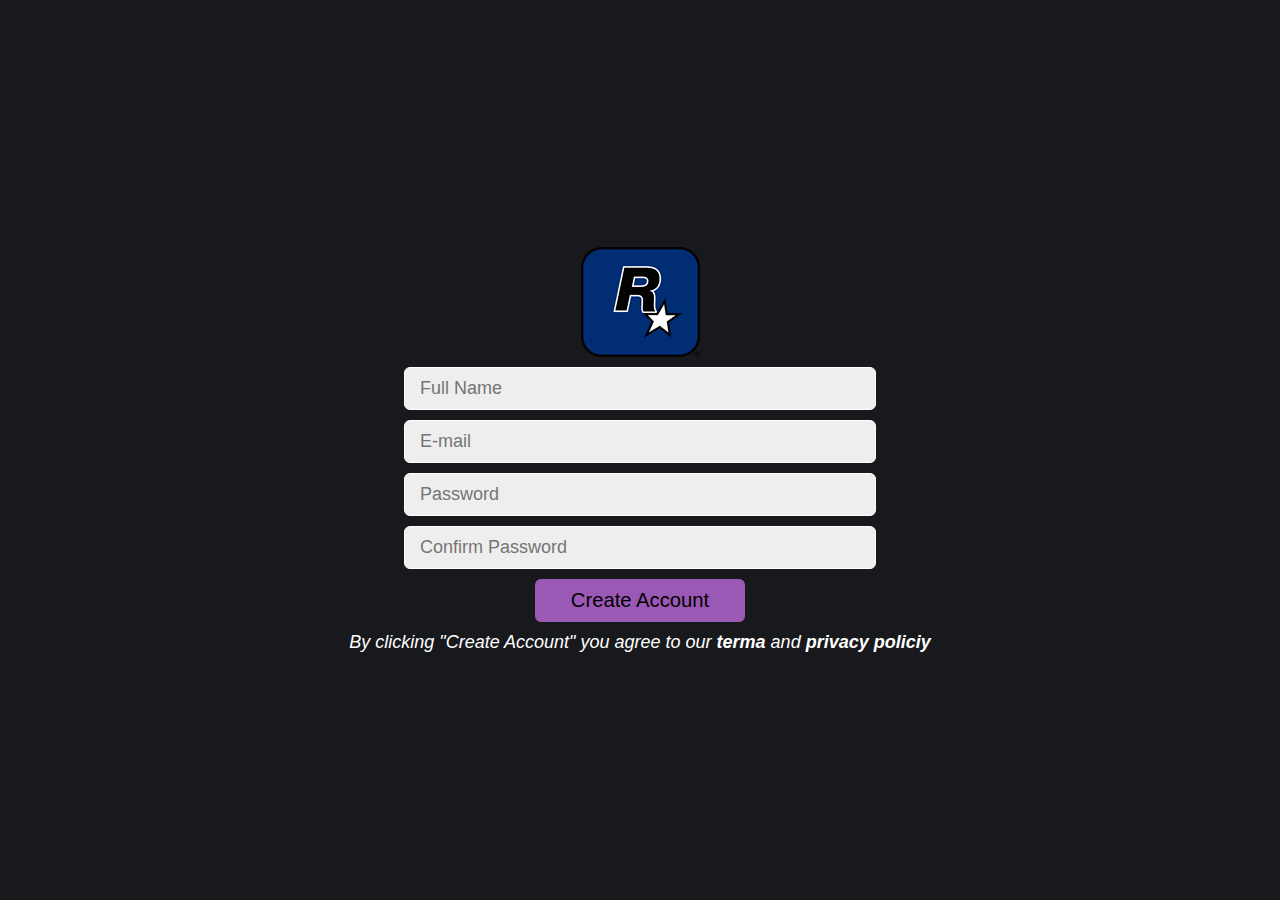
<file: Lab5/Lab_5.html>
<!DOCTYPE html>
<html lang="ru">
<html>
    <head>
		<meta charset="utf-8">
        <meta content="width=device-width, initial-scale=1.0" name="viewport">
		
		<link rel="stylesheet" href="styles/styles.css">
    </head>
    <body>
		<form method="get" action="../result">
			<img src="images/logo.png" style="display:block; margin:0 auto;">
			<label class="input-label">
				<input class="input" type="text" placeholder="Full Name" size="40" name="one-line"/>
			</label>
			<label class="input-label">
				<input class="input" type="text" placeholder="E-mail" size="40" name="email"/>
			</label>
			<label class="input-label">
				<input class="input" type="password" placeholder="Password" size="40" name="one-line-password"/>
			</label>
			<label class="input-label">
				<input class="input" type="password" placeholder="Confirm Password" size="40" name="one-line-password"/>
			</label>
			<div class="buttons">
				<input type="reset" value="Create Account" class="button button-blue">
			</div>
			<span class="agree-pls"><i>By clicking "Create Account" you agree to our <b>terma</b> and <b>privacy policiy</b></i></span>
		</form>
    </body>
</html>
</file>
<file: Lab1/styles/styles.css>
.menu{
		max-width: 1240px;
		display: flex;
		gap: 70px;
		row-gap: 30px;
		justify-content: space-between;
		align-items: center;
		flex-wrap: wrap;
	}
    @media (max-width: 1224px) {
        .menu{
            justify-content: center;
        }
    }

	.menu__left{
		width: 93px;
	}
    @media (max-width: 1224px) {
        .menu__left{
            min-width: 100%;
            text-align: center;
        }
    }

	.menu__center{
		width: 464px;
		display: flex;
		gap: 80px;
	}


	.menu__right{
		display: flex;
		align-items: center;
		gap: 25px;
		width: 210px;
	}
    @media (max-width: 1224px) {
        .menu__right{
            min-width: 100%;
            justify-content: center;
        }
    }

	.menu__logo{
		font-family: 'Poppins';
		font-weight: 700;
		font-size: 20px;
		text-decoration: none;
		color: #FFFFFF;
	}
    .menu__logo_color_orange{
        color: #FF7C4E;
    }


	.menu__link{
		font-family: 'Poppins';
		font-weight: 500;
		font-size: 15px;
		text-decoration: none;
		color: #FFFFFF;
	}
    .menu__link_color_grey{
        color: #828A89;
    }

    .menu__link_type_active{
        position: relative;
        display: inline-block;
    }
    .menu__link_type_active::after {
        content: '';
        position: absolute;
        top: 100%;
        left: 0;
        width: 35px;
        height: 4px;
        border-radius: 25px;
        background-color: #C4C4C4;
    }

	.link-button{
		font-family: 'Poppins';
		font-weight: 500;
		font-size: 15px;
		text-decoration: none;
		padding-left: 43px;
		padding-right: 43px;
		padding-top: 13px;
		padding-bottom: 13px;
	}
    .link-button_type_primary{
        background: linear-gradient(
            -21deg,
            #FF7B4E 0%,
            #FF584E 100%
        );
        color: white;
    }
    .link-button_type_secondary{
        color: white;
        background-color: rgba(255, 255, 255, 0.25);
        border: 1px solid black;
        box-shadow: 0px 4px 4px rgba(0, 0, 0, 0.25);
    }
 
    .link-button_border_radius_round{
        border-radius: 100px;
    }
    .link-button_border_radius_rounded{
        border-radius: 15px;
    }


    .link-button_size_medium{
        font-size: 18px;
        padding-top: 11px;
        padding-bottom: 11px;
        padding-left: 33px;
        padding-right: 33px;
    }
    .link-button_size_big{
        font-weight: 600;
        font-size: 25px;
        padding-top: 27px;
        padding-bottom: 27px;
        padding-left: 48px;
        padding-right: 48px;

    }
	
	/* body */
	
	.body {
		box-sizing: border-box;
		margin: 0;
		padding: 0;
	}

	.body__footer{
		margin-top: 150px;
	}
    @media (max-width: 1224px) {
        .main__footer{
            margin-top: 80px;
        }
    }
	
	/* фитбэк */
	
	.feedback{
		max-width: 1111px;
		display: flex;
		justify-content: center;
		align-items: center;
		gap: 68px;
	}
    @media (max-width: 1224px) {
        .feedback{
            flex-direction: column;
        }
    }

	.feedback__image{
		border-radius: 25px;
		width: 478px;
		height: 537px;
	}

	.feedback__title{
		margin: 0;
		font-family: 'Poppins';
		font-weight: 500;
		font-size: 45px;
		color: #0F1F1C;
	}
    @media (max-width: 1224px) {
        .feedback__title{
            text-align: center;
            font-size: 35px;
        }
    }

    .review_margin{
        margin-top: 40px;
    }


	.review__header{
		width: 134px;
		display: flex;
		gap: 33px;
	}
    @media (max-width: 1224px) {
        .review__header{
            width: 100%;
            justify-content: center;
        }
    }

	.review__image{
		width: 134px;
		height: 134px;
		border-radius: 50%;
		background-color: #FF794E;
	}
    @media (max-width: 1224px) {
        .review__image{
            width: 100px;
            height: 100px;
        }
    }

	.review__userinfo{
		display: flex;
		flex-direction: column;
		justify-content: center;
		gap: 10px;
	}


	.review__username{
		font-family: 'Poppins';
		font-weight: 500;
		font-size: 33px;
		color: #0F1F1C;
	}
    @media (max-width: 1224px) {
        .review__username{
            font-size: 25px;
        }
    }

	.review__place{
		font-family: 'Poppins';
		font-weight: 400;
		font-size: 25px;
		color: grey;
		text-wrap: nowrap;
	}
    @media (max-width: 1224px) {
        .review__place{
            font-size: 20px;
        }
    }

	.review__message{
		margin-top: 60px;
		margin-bottom: 30px;
		font-family: 'Poppins';
		font-weight: 400;
		font-size: 25px;
		color: #0F1F1C;
	}
    @media (max-width: 1224px) {
        .review__message{
            text-align: center;
            font-size: 20px;
        }
    }
  
	.review__rating{
		display: flex;
		gap: 8px;
	}
    @media (max-width: 1224px) {
        .review__rating{
            justify-content: center;
        }
    }

	.review__rating img{
		width: 59px;
		height: 59px;
	}
    @media (max-width: 1224px) {
        .review__rating img{
            width: 40px;
            height: 40px;
        }
    }
	
	/* footer */
	
	.footer__menu{
		padding-top: 34px;
		padding-bottom: 34px;
		margin: 0 auto;
	}
    @media (max-width: 1224px) {
        .footer__menu{
            flex-direction: column-reverse;
        }
    }
	
	/* header */
	
	.header{
		background: linear-gradient(
			90deg,
			#428E5F 0%,
			#112120 100%
		);
	}

	.header__menu{
		padding-top: 34px;
		margin: 0 auto;
	}
	
	/* hero */
	
	.hero-wrapper{
		background: linear-gradient(
			90deg,
			#428E5F 0%,
			#112120 100%
		);
	}

	.hero{
		max-width: 1240px;
		display: flex;
		justify-content: space-between;
		align-items: center;
	}
    @media (max-width: 1224px) {
        .hero{
            flex-direction: column-reverse;
            align-items: center;
            text-align: center;
        }
    }


	.hero__title{
		font-family: 'Poppins';
		font-weight: 600;
		font-size: 55px;
		color: white;
	}
    .hero__title_margin-top{
        margin-top: 20px;
        margin-bottom: 0;
    }

    @media (max-width: 1224px) {
        .hero__title{
            font-size: 35px;
        }
    }



	.hero__text{
		font-family: 'Poppins';
		font-weight: 400;
		font-size: 25px;
		color: #a1b1a8;
	}
    .hero__text_margin{
        margin-top: 35px;
        margin-bottom: 68px;
    }

    @media (max-width: 1224px) {
        .hero__text{
            font-size: 20px;
        }
    }


	.hero__image{
		padding-top: 50px;
	}
    @media (max-width: 1224px) {
        .hero__image{
            padding-bottom: 50px;
        }
        .hero__image img{
            width: 80%;
        }
    }
	
	/* Позиционирование вступительной секции */
	.main__hero{
		padding-top: 68px;
		padding-bottom: 137px;
		margin: 0 auto;
	}
    @media (max-width: 1224px) {
        .main__hero{
            padding-top: 0;
        }
    }


	/* Позиционирование секции отзывы */
	.main__feedback{
		padding-top: 150px;
		margin: 0 auto;
	}
    @media (max-width: 1224px) {
        .main__feedback{
            padding-top: 100px;
        }
    }
	
	/* Импорт шрифта Poppins*/
@import url('https://fonts.googleapis.com/css2?family=Poppins:wght@400;500;600;700');
</file>
<file: Lab4/styles/styles.css>
<styles>
	html, body {
		overflow: hidden;
	}
	.body {
		display: flex;
		justify-content: center;
		align-items: center;
		height: 100vh;
		margin: 0;
	}
	.image {
		width: 100%;
		height: clamp(40%, 60%, 90%);
		border-radius: clamp(10px, 5vw, 30px);
		object-fit: cover;
	}
	.main-information {
		display: flex;
		width: 100%;
		height: auto;
		flex-direction: row;
		align-items: space-between;
		font: 20px/1.5 sans-serif;
	}
	.thesis {
		font-family: "open-sans";
		margin-right: auto;
		font-weight: bold;
	}
	.information {
		font-family: "open-sans";
		margin-left: auto;
		text-align: right;
	}
	.header {
		font: 30px/1.5 sans-serif;
		font-weight: bold;
		margin-right: auto;
	}
</styles>
</file>
<file: Lab6/styles/styles.css>
/* шрифт inter */
	@import url('https://fonts.googleapis.com/css2?family=Inter:ital,opsz,wght@0,14..32,100..900;1,14..32,100..900&display=swap');


	/* Сбросить отступы по умолчанию */
	*{
		margin: 0;
		padding: 0;
	}

	/* Стандартные стили ссылок */
	a {
		text-decoration: none;
		color: white;
	}
	
	/* body */
	body {
		/* Общий шрифт */
		font-family: inter, serif;
		font-size: 18px;
		color: white;
		/* Фон */
		background-color: black;
	}
	
	/* main */
	.main__hero {
		margin: 0 auto;
	}


	/* Позиционирование секции с информацией о ресторане */
	.main__about {
		margin: 0 auto;
	}


	/* Позиционирование секции с едой */
	.main__food {
		margin: 0 auto;
	}

	/* Позиционирование секции со статистикой */
	.main__stats {
		margin: 0 auto;
	}

	/* Позиционирование секции франшиза */
	.main__franchise {
		margin: 0 auto;
	}

	/* Позиционирование секции с отзывами */
	.main__reviews {
		margin: 0 auto;
	}

	/* Позиционирование секции поддержки */
	.main__support {
		margin: 0 auto;
	}

	/* Позиционирование секции карта */
	.main__map {
		margin: 0 auto;
	}
	
	/* link-button */
	.link-button {
		padding: 20px 54px 20px 54px;
		border-radius: 40px;
		background-color: white;
		color: black;
		font-weight: bold;
		border: none;
		font-size: 18px;
	}
		/* mobile */
		@media (max-width: 321px) {
			.link-button {
				display: block;
				width: 95%;
				text-align: center;
				font-size: 18px;
				padding: 16px 5px 16px 5px;
			}
		}

    /* Модификация цвета */
    .link-button_type_dark {
        background-color: black;
        color: white;
        border: 1px solid black;
    }

	/* title */
	.title {
		font-size: 50px;
		line-height: 70px;
		font-weight: 600px;
	}
		/* notepad */
		@media (max-width: 1170px) and (min-width: 321px) {
			.title {
				font-size: 40px;
				line-height: 60px;
			}
		}
		/* mobile */
		@media (max-width: 321px) {
			.title {
				font-size: 28px;
				line-height: 46px;
			}
		}

    /* title huge */
    .title_size_huge {
        font-size: 70px;
        line-height: 90px;
    }
        /* notepad */
        @media (max-width: 1170px) and (min-width: 321px) {
            .title_size_huge {
                font-size: 50px;
                line-height: 75px;
            }
        }
        /* mobile */
        @media (max-width: 321px) {
            .title_size_huge {
                font-size: 30px;
                line-height: 50px;
            }
        }

    /* title big */
    .title_size_big {
        font-size: 66px;
        line-height: 96px;
    }
        /* notepad */
        @media (max-width: 1170px) and (min-width: 321px) {
            .title_size_big {
                font-size: 45px;
                line-height: 75px;
            }
        }
        /* mobile */
        @media (max-width: 321px) {
            .title_size_big {
                font-size: 29px;
                line-height: 44px;
            }
        }

    /* title medium */
    .title_size_medium {
        font-size: 56px;
        line-height: 66px;
    }
        /* notepad */
        @media (max-width: 1170px) and (min-width: 321px) {
            .title_size_medium {
                font-size: 50px;
                line-height: 60px;
            }
        }
        /* mobile */
        @media (max-width: 321px) {
            .title_size_medium {
                font-size: 46px;
                line-height: 56px;
            }
        }

    /* title black */
    .title_color_black {
        color: black;
    }

    /* extra weight */
    .title_weight_extra {
        font-weight: 900;
    }
	
	/* header */
	.header {
		width: 100%;
		padding-top: 14px;
		
		display: flex;
		justify-content: center;
		align-items: center;
		background-color: black;
	}
		/* mobile */
		@media (max-width: 321px) {
			.header {
				padding-top: 34px;
			}
		}

	/* Позиционирование меню */
	.header__menu {
		margin: 0 auto;
	}

	/* Позиционирование мобильного меню */
	.header__menu-mobile {
		margin: 0 auto;
	}

	/* Меню Desktop*/
	.menu {
		padding-left: 10px;
		padding-right: 20px;
		display: flex;
		justify-content: space-between;
		align-items: center;
		width: 1170px;
		flex-wrap: wrap;
	}
    /* notepad */
    @media screen and (max-width: 769px)  {
        .menu {
            justify-content: center;
            row-gap: 15px;
        }

        .menu__menu-left {
            width: 100%;
            justify-content: center;
            order: 2;
        }
        .menu__logo {
            width: 100%;
            order: 1;
        }
        .menu__menu-right {
            width: 100%;
            justify-content: center;
        }
    }

    /* mobile скрыть меню десктопа */
    @media screen and (max-width: 321px)  {
        .menu {
            display: none;
        }
    }

	/* Левая часть меню */
	.menu__menu-left {
		display: flex;
		align-items: center;
		gap: 4px;
	}
	/* Средняя часть меню */
	.menu__menu-center {
		display: flex;
		align-items: center;
	}
	/* Правая часть меню */
	.menu__menu-right {
		display: flex;
		align-items: center;
		gap: 30px;
	}

	/* Ссылки меню */
	.menu__link {
		color: white;
	}
	/* Текстовые ссылки меню */
	.menu__link-text {
		text-align: center;
		padding: 16px 18px 16px 18px;
	}
	/* Иконки ссылки меню */
	.menu__link-icon {
		max-width: 34px;
		max-height: 34px;
	}

	/* Логотип */
	.menu__logo img {
		width: 100px;
		height: 100px;
	}

		/* mobile */
		.menu-mobile {
			padding-bottom: 10px;
			padding-right: 10px;
			width: 280px;
			height: 102px;
			display: none;
			justify-content: space-between;
			align-items: flex-end;
		}
		
		/* показать для мобильной */
		@media screen and (max-width: 321px)  {
			.menu-mobile {
				display: flex;
			}
		}
		
		/* Кнопка бургер меню */
		.menu-mobile__burger-button {
			max-width: 28px;
			max-height: 28px;
		}

		/* Контейнер с логотипом */
		.menu-mobile__logo {
			/* Выровнять по вертикали сверху */
			align-self: flex-start;
		}
		/* Логотип */
		.menu-mobile__logo img {
			width: 59px;
			height: 56px;
		}

		/* икона божьей матери */
		.menu-mobile__link-icon {
			max-width: 30px;
			max-height: 30px;
		}
	/* Секция с информацией о ресторане */
	.about {
		max-width: 1170px;
		padding-top: 150px;
		padding-bottom: 150px;
	}
    /* Разрешение меньше 1170, но больше 321 */
    @media (max-width: 1170px) and (min-width: 321px) {
        .about {
            padding-top: 50px;
            padding-bottom: 90px;
        }
    }
    /* Разрешение меньше 321 */
    @media (max-width: 321px) {
        .about {
            padding-left: 10px;
            padding-right: 10px;
        }
    }

	/* Заголовок секции */
	.about__title {
		text-align: center;
	}

	/* Подзаголовок секции */
	.about__subtitle {
		text-align: center;
		max-width: 820px;
		padding-top: 16px;
		padding-bottom: 70px;
		margin: 0 auto;
	}
		/* mobile */
		@media (max-width: 321px) {
			.about__subtitle {
				padding-top: 16px;
				padding-bottom: 20px;
				font-size: 14px;
			}
		}


	/* Колонки с информацией о ресторане */
	.about__columns {
		max-width: 1170px;
		display: flex;
		justify-content: space-between;
		align-items: center;
		flex-wrap: wrap;
		gap: 67px;
	}
		/* notepad */
		@media (max-width: 1170px) and (min-width: 321px) {
			.about__columns {
				justify-content: center;
			}
		}
		/* mobile */
		@media (max-width: 321px) {
			.about__columns {
				gap: 26px;
			}
		}

	/* Колонка с текстом */
	.about__column-info {
		max-width: 513px;
	}
		/* mobile */
		@media (max-width: 321px) {
			.about__column-info {
				max-width: 100%;
				padding-left: 10px;
				padding-right: 10px;
			}
		}

    /* Текст колонки */
    .about__text {
        font-size: 18px;
        line-height: 30px;
        color: #eeeeee;
    }
        /* notepad */
        @media (max-width: 900px) and (min-width: 321px) {
            .about__text {
                padding-left: 10px;
                padding-right: 10px;
                text-align: center;
            }
        }

        /* mobile */
        @media (max-width: 321px) {
            .about__text {
                font-size: 14px;
                line-height: 24px;
                text-align: center;
            }
        }

    /* Ссылка */
    .about__column-link {
        color: white;
        font-weight: bold;
    }

	/* Колонка с видео */
	.about__column-video {
		width: 570px;
		height: 430px;
		border-radius: 25px;
		background: url("../images/img1.png") no-repeat center center / cover;
		display: flex;
		justify-content: center;
		align-items: center;
	}
		/* mobile */
		@media (max-width: 321px) {
			.about__column-video {
				width: 100%;
				height: 220px;
			}
		}

	/* Кнопка видео*/
	.about__play-button {
		width: 92px;
		height: 92px;
		background-color: white;
		border: none;
		display: flex;
		justify-content: center;
		align-items: center;
		border-radius: 50%;
		padding-left: 10px;
		cursor: pointer;
	}   
		/* mobile */
		@media (max-width: 321px) {
			.about__play-button {
				width: 56px;
				height: 56px;
			}
		}

	/* Иконка кнопки */ 
	.about__play-button img {
		width: 30px;
		height: 40px;
	}
		/* mobile */
		@media (max-width: 321px) {
			.about__play-button img {
				width: 20px;
				height: 25px;
				padding-right: 5px;
			}
		}
	
	/* Секция карточки еды */
	.food {
		max-width: 1170px;
		padding-bottom: 150px;
	}
		/* notepad */
		@media (max-width: 1170px) and (min-width: 321px) {
			.food {
				padding-left: 20px;
				padding-right: 20px;
			}
		}
		/* mobile */
		@media (max-width: 321px) {
			.food {
				padding-left: 20px;
				padding-right: 20px;
			}
		}


	/* Заголовок секции */
	.food__title {
		text-align: center;
		padding-bottom: 40px;
	}
		/* notepad */
		@media (max-width: 1170px) and (min-width: 321px) {
		}
		/* mobile */
		@media (max-width: 321px) {
			.food__title {
				padding-top: 10px;
			}
		}

	/* Меню категорий еды */
	.food__categories {
		max-width: 1170px;
		display: flex;
		align-items: center;
		margin: 5px;
		justify-content: space-evenly;
		gap: 104px;
		row-gap: 40px;
		padding-bottom: 88px;
	}
		/* notepad */
		@media (max-width: 1170px) and (min-width: 321px) {
			.food__categories {
				flex-wrap: wrap;
			}
		}
		/* mobile */
		@media (max-width: 321px) {
			.food__categories {
				gap: 40px;
				padding-bottom: 30px;
				overflow-y: scroll;
			}
		}

	/* Кнопка с категорией еды */
	.food__category {
		width: fit-content;
		border: none;
		color: white;
		border-radius: 10px;
		cursor: pointer;
		background-color: transparent;
		font-size: 18px;
		text-wrap-mode: nowrap;
		font-weight: 400;
		text-align: center;
	}
		/* notepad */
		@media (max-width: 1170px) and (min-width: 321px) {
			.food__category {
				width: 200px
			}
		}
		/* mobile */
		@media (max-width: 321px) {
			.food__category {
				font-size: 16px;
			}
		}

	/* Активная кнопка с категорией еды */
	.food__category_active {
		border-bottom: 4px solid white;
		font-weight: 700;
		padding-left: 10px;
		padding-right: 10px;
	}

	/* Карточки с едой */
	.food__cards {
		padding-bottom: 60px;
		max-width: 1170px;
		display: flex;
		justify-content: center;
		flex-wrap: wrap;
		gap: 30px;
		row-gap: 40px;
	}
		/* mobile */
		@media (max-width: 321px) {
			.food__cards {
				padding-top: 40px;
				padding-left: 10px;
				padding-right: 10px;
				padding-bottom: 30px;
			}
		}

	/* Карточка с едой */
	.food__card {
		position: relative;
		padding: 20px;
		width: 330px;
		height: 422px;
		background-color: #191919;
		box-shadow: 0px 0px 250px 0px #0000000D;
		border-radius: 12px;

		display: flex;
		flex-direction: column;
		align-items: center;
		justify-content: center;
	}
		/* mobile */
		@media (max-width: 321px) {
			.food__card {
				padding: 15px;
				height: 388px;
			}
		}

	/* Картинка с едой */
	.food__image {
		max-width: 270px;
		max-height: 230px;
	}
		/* mobile */
		@media (max-width: 321px) {
			.food__image {
				max-width: 240px;
				max-height: 170px;
			}
		}


	/* Заголовок карточки с едой */
	.food__title {
		font-size: 24px;
		line-height: 34px;
		text-align: left;
	}    
		/* notepad */
		@media (max-width: 1170px) and (min-width: 321px) {
			.food__title {
				text-align: center;
			}
		}

		/* mobile */
		@media (max-width: 321px) {
			.food__title {
				font-size: 20px;
				line-height: 30px;
				text-align: center;
			}
		}

	/* Текст карточки с едой */
	.food__text {
		font-size: 16px;
		line-height: 26px;
	}

		/* mobile */
		@media (max-width: 321px) {
			.food__text {
				font-size: 14px;
				line-height: 24px;
			}
		}


	/* Цена */
	.food__price {
		font-size: 24px;
		line-height: 34px;
		font-weight: 700;
		align-self: flex-start;
		padding-top: 13px;
	}
		/* mobile */
		@media (max-width: 321px) {
			.food__price {
				font-size: 24px;
				line-height: 34px;
			}
		}


	/* Кнопка добавления в корзину */
	.food__cart-button {
		width: 40px;
		height: 40px;
		position: absolute;
		right: 20px;
		bottom: 23px;
		display: flex;
		align-items: center;
		justify-content: center;
		cursor: pointer;
		border: 1px solid white;
		border-radius: 50%;
	}

	/* Иконка добавления в корзину */
	.food__cart-button img {
		width: 20px;
		height: 20px;
	}

	/* Кнопка смотреть больше еды */
	.food__button-container {
		display: flex;
		justify-content: center;
	}
	
	/* Секция франшиза */
	.franchise  {
		text-align: center;
		max-width: 1170px;
		padding-bottom: 150px;
	}


	/* Заголовок секции */
	.franchise__title  {
		padding-left: 130px;
		padding-right: 130px;
		padding-bottom: 20px;
	}
		/* mobile */
		@media (max-width: 321px) {
			.franchise__title {
				padding-left: 10px;
				padding-right: 10px;
			}
		}

	/* Текст секции */
	.franchise__text  {
		font-size: 20px;
		line-height: 30px;
		padding-bottom: 50px;
	}
		/* notepad */
		@media (max-width: 1170px) and (min-width: 321px) {
			.franchise__text {
				padding-left: 20px;
				padding-right: 20px;
			}
		}

		/* mobile */
		@media (max-width: 321px) {
			.franchise__text  {
					font-size: 14px;
					line-height: 26px;
					padding-left: 10px;
					padding-right: 10px;
					padding-bottom: 30px;
			}
		}

	/* Контейнер кнопки секции */
	.franchise__button-container  {
		display: flex;
		justify-content: center;
	}
		/* mobile */
		@media (max-width: 321px) {
			.franchise__button-container {
				padding-left: 10px;
				padding-right: 10px;
				padding-bottom: 30px;
			}
		}
	/* Фон вокруг Hero */
	.main__hero-wrapper {
		background: url(../images/bg-desktop.png) no-repeat center center / cover; 
		max-width: 1440px;
		margin: 0 auto;
	}
    @media (max-width: 1440px) {
        .main__hero-wrapper {
            width: 100%;
        }
    }    

	/* Вступительная секция */
	.hero {
		max-width: 1170px;
		padding-left: 20px;
		padding-right: 20px;
		padding-top: 72px;
		padding-bottom: 246px;
	}
		/* mobile */
		@media (max-width: 321px) {
			.hero {
				width: 280px;
				padding-top: 40px;
				padding-left: 20px;
				padding-right: 20px;
				padding-bottom: 43px;
				background-image: url(../images/bg-mobile.png);
			}
		}

	/* Текст Hero */
	.hero__text {
		padding-top: 10px;
		padding-bottom: 40px;
		font-size: 20px;
		line-height: 30px;
	}
		/* mobile */
		@media (max-width: 321px) {
			.hero__text {
				font-size: 14px;
				line-height: 24px;
				padding-bottom: 30px;
			}
		}
	
	/* Секция карта */
.map  {
    max-width: 1170px;
    padding-top: 150px;
    padding-bottom: 150px;
    display: flex;
    justify-content: center;
    align-items: center;
    flex-wrap: wrap;
    gap: 160px;
    row-gap: 50px;
}
    /* mobile */
    @media (max-width: 321px) {
        .map  {
            padding-top: 90px;
            padding-bottom: 90px;
            padding-left: 10px;
            padding-right: 10px;
        }
    }


	/* Информация секции */
	.map__info  {
		max-width: 522px;
	}
		/* mobile */
		@media (max-width: 321px) {
			.map__info  {
				width: 100%;
			}
		}


	/* Заголовок секции */
	.map__title  {
		padding-bottom: 16px;
	}
		/* notepad */
		@media (max-width: 1170px) and (min-width: 321px) {
			.map__title  {
				padding-left: 20px;
				padding-right: 20px;
			}
		}
		/* mobile */
		@media (max-width: 321px) {
			.map__title  {
				padding-left: 10px;
				padding-right: 10px;
			}
		}

	/* Текст секции */
	.map__text  {
		font-size: 20px;
		line-height: 30px;
		padding-bottom: 70px;
	}
		/* notepad */
		@media (max-width: 1170px) and (min-width: 321px) {
			.map__text  {
				padding-left: 20px;
				padding-right: 20px;
			}
		}
		/* mobile */
		@media (max-width: 321px) {
			.map__text  {
				font-size: 14px;
				padding-bottom: 24px;
				padding-left: 10px;
				padding-right: 10px;
			}
		}

	/* Кнопка секции карта */
		/* notepad */
		@media (max-width: 1170px) and (min-width: 321px) {
			.map__button  {
				margin-left: 20px;
			}
		}


	/* Картинка карты */
	.map__img  {
		max-width: 522px;
		border-radius: 16px;
	}
		/* mobile */
		@media (max-width: 321px) {
			.map__img  {
				max-width: 280px;
				max-height: 470px;
				content: url("../images/map (1).png");
			}
		}
	
	/* Отзывы */
	.reviews  {
		max-width: 1170px;
		padding-bottom: 150px;
	}
		/* mobile */
		@media (max-width: 321px) {
			.reviews  {
					padding-bottom: 90px;
					padding-left: 10px;
					padding-right: 10px;
			}
		}

	/* Заголовок секции */    
	.reviews__title  {
		text-align: center;
		padding-bottom: 70px;
	}
		/* mobile */
		@media (max-width: 321px) {
			.reviews__title {
				padding-bottom: 30px;
			}
		}

	/* Карточки отзывов */
	.reviews__cards {
		max-width: 1170px;
		display: flex;
		justify-content: center;
		gap: 30px;
		flex-wrap: wrap;
	}

	/* Карточка отзыва */
	.reviews__review  {
		padding: 20px;
		max-width: 330px;
		display: flex;
		flex-direction: column;
		gap: 25px;
		background-color: #191919;
		border-radius: 16px;
	}

	/* Заголовок карточки */
	.reviews__review-header  {
		display: flex;
		gap: 12px;
		align-items: center;
	}

	/* Картинка профиля*/
	.reviews__profile {
		max-width: 74px;
		max-height: 74px;
		border-radius: 50px;
	}

	/* Информация о пользователе */
	.reviews__info {
		display: flex;
		flex-direction: column;
		gap: 6px;
	}

	/* Имя пользователя */
	.reviews__name {
		font-size: 18px;
		line-height: 28px;
		font-weight: 700;
	}

	/* Должность пользователя */
	.reviews__job {
		font-size: 14px;
		line-height: 22px;
	}

	/* Звезды */
	.reviews__stars {
		display: flex;
		gap: 3px;
	}

	/* Звезда */
	.reviews__stars img {
		max-width: 12px;
		max-height: 12px;
	}

	/* Разделитель */
	.reviews__divider {
		max-width: 227px;
	}

	/* Текст отзыва */
	.reviews__text {
		font-size: 18px;
		line-height: 28px;
	}
		/* mobile */
		@media (max-width: 321px) {
			.reviews__text {
				font-size: 14px;
				line-height: 24px;
			}
		}
	
	/* Секция статистика */
	.stats  {
		max-width: 1170px;
		padding-bottom: 150px;
	}

	/* Заголовок секции */
	.stats__title  {
		text-align: center;
	}

	/* Контейнер статистик */
	.stats__numbers  {
		padding-top: 60px;
		display: flex;
		justify-content: center;
		gap: 30px;
		flex-wrap: wrap;
	}
		/* mobile */
		@media (max-width: 321px) {
			.stats__numbers {
				padding-top: 40px;
				padding-left: 10px;
				padding-right: 10px;
			}
		}

	/* Статистика */
	.stats__number  {
		width: 270px;
		text-align: center;
	}

	/* Текст статистики */
	.stats__text  {
		padding-top: 12px;
		font-size: 18px;
		line-height: 30px;
	}
		/* mobile */
		@media (max-width: 321px) {
			.stats__text {
				padding-top: 8px;
				font-size: 14px;
				line-height: 26px;
			}
		}
	
	/* Фон секции поддержка */
	.main__support-wrapper  {
		background-color: white;
	}


	/* Секция поддержка */
	.support  {
		padding-top: 80px;
		padding-bottom: 80px;
		padding-left: 20px;
		padding-right: 20px;
	}

	/* Заголовок секции */
	.support__title  {
		text-align: center;
		padding-bottom: 50px;
	}
		/* mobile */
		@media (max-width: 321px) {
			.support__title {
					padding-bottom: 30px;
					padding-left: 10px;
					padding-right: 10px;
				}
			}

	/* Форма поддержки */
	.support__form  {
		display: flex;
		justify-content: center;
		align-items: center;
		gap: 20px;
		flex-wrap: wrap;
	}

	/* Поле почты */
	.support__email  {
		max-width: 530px;
		padding: 20px 400px 20px 30px;
		border-radius: 40px;
		border: 1px solid black;
	}        
		/* notepad */
		@media (max-width: 900px) and (min-width: 321px) {
			.support__email {
				padding: 20px 200px 20px 30px;
			}
		}
		/* mobile */
		@media (max-width: 321px) {
			.support__email {
				display: block;
					min-width: 82%;
					padding: 16px 16px 16px 16px;
				}
			}


	/* Плейсхолдер */
	.support__email::placeholder  {
		color: black;
		font-size: 18px;
		line-height: 28px;
	}
		/* mobile */
		@media (max-width: 321px) {
			.support__email::placeholder  {
					font-size: 14px;
					line-height: 24px;
				}
			}
	/* Подвал */
	.footer {
		background-color: #191919;
	}
		/* notepad */
		@media (max-width: 1170px) and (min-width: 321px) {
			.footer {
				padding-left: 20px;
				padding-right: 20px;
			}
		}


	/* Колонки подвала */
	.footer__columns  {
		max-width: 1170px;
		padding-top: 80px;
		padding-bottom: 100px;
		margin: 0 auto;
		display: flex;
		justify-content: space-between;
		align-items: flex-start;
		flex-wrap: wrap;
		row-gap: 50px;
	}
		/* mobile */  
		@media (max-width: 321px) {
			.footer__columns  {
				padding-bottom: 50px;
				padding-left: 20px;
				padding-right: 20px;
				justify-content: flex-start;
			}
		}

	/* Колонка подвала */
	.footer__column  {
		display: flex;
		flex-direction: column;
		align-items: flex-start;
	}

	/* Заголовок колонки */
	.footer__title  {
		font-size: 24px;
		line-height: 24px;
		padding-bottom: 6px;
	}

	/* Текстовая ссылка в колонке */
	.footer__text-link  {
		padding-top: 24px;
		font-size: 18px;
		line-height: 18px;
	}

	/* Методы оплаты */
	.footer__pay  {
		padding-top: 24px;
		display: flex;
		flex-direction: column;
		gap: 30px;
	}



	/* Нижняя часть подвала */
	.footer__bottom  {
		max-width: 1170px;
		border-top: 1px solid #4F4F4F;
		padding-top: 28px;
		padding-bottom: 80px;
		margin: 0 auto;
		display: flex;
		justify-content: space-between;
	}
		/* mobile */ 
		@media (max-width: 321px) {
			.footer__bottom  {
				flex-direction: column;
				align-items: center;
				row-gap: 30px;
			}
		}

	/* Иконки в нижней части подвала */
	.footer__icons  {
		display: flex;
		gap: 20px;
	}

	/* Копирайт */
	.footer__copy  {
		font-size: 18px;
		line-height: 30px;
	}
		/* mobile */ 
		@media (max-width: 321px) {
			.footer__copy {
				font-size: 14px;
			}
		}
</file>
<file: Lab7/styles/styles.css>
*, *::before, *::after {
  margin: 0;
  padding: 0;
  box-sizing: border-box;
}
html {
  color-scheme: dark;
  font-size: 18px;
}
body {
  min-height: 100vh;
  padding: 50px;
  display: flex;
  align-items: center;
  justify-content: center;
  background-color: #18191C;
  color: #FFFFFF;
  font-family: "Roboto", sans-serif;
}

form {
  width: 100%;
  min-width: 550px;
  max-width: 800px;
}
.input {
  flex-shrink: 1;
  padding: 10px 15px;
  border: 1px solid #FFFFFF;
  border-radius: 6px;
  background-color: #EEEEEE;
  color: #000000;
  font-family: inherit;
  font-size: inherit;
  font-weight: 300;
  display: block;
  margin: auto;
  margin-top: 10px;
}
.buttons {
  display: flex;
  justify-content: center;
}
.button {
  min-width: 210px;
  border: 2px solid transparent;
  border-radius: 6px;
  padding: 8px 15px;
  color: #000000;
  font-size: 1.125rem;
  font-weight: 300;
  margin: auto;
  margin-top: 10px;
}
.button-blue {
  background-color: #9B59B6;
}
.agree-pls {
  display: flex;
  justify-content: center;
  margin-top: 10px;
}
</file>
<file: Lab5/styles/styles.css>
*, *::before, *::after {
  margin: 0;
  padding: 0;
  box-sizing: border-box;
}
html {
  color-scheme: dark;
  font-size: 18px;
}
body {
  min-height: 100vh;
  padding: 50px;
  display: flex;
  align-items: center;
  justify-content: center;
  background-color: #18191C;
  color: #FFFFFF;
  font-family: "Roboto", sans-serif;
}

form {
  width: 100%;
  min-width: 550px;
  max-width: 800px;
}
.input {
  flex-shrink: 1;
  padding: 10px 15px;
  border: 1px solid #FFFFFF;
  border-radius: 6px;
  background-color: #EEEEEE;
  color: #000000;
  font-family: inherit;
  font-size: inherit;
  font-weight: 300;
  display: block;
  margin: auto;
  margin-top: 10px;
}
.buttons {
  display: flex;
  justify-content: center;
}
.button {
  min-width: 210px;
  border: 2px solid transparent;
  border-radius: 6px;
  padding: 8px 15px;
  color: #000000;
  font-size: 1.125rem;
  font-weight: 300;
  margin: auto;
  margin-top: 10px;
}
.button-blue {
  background-color: #9B59B6;
}
.agree-pls {
  display: flex;
  justify-content: center;
  margin-top: 10px;
}
</file>
